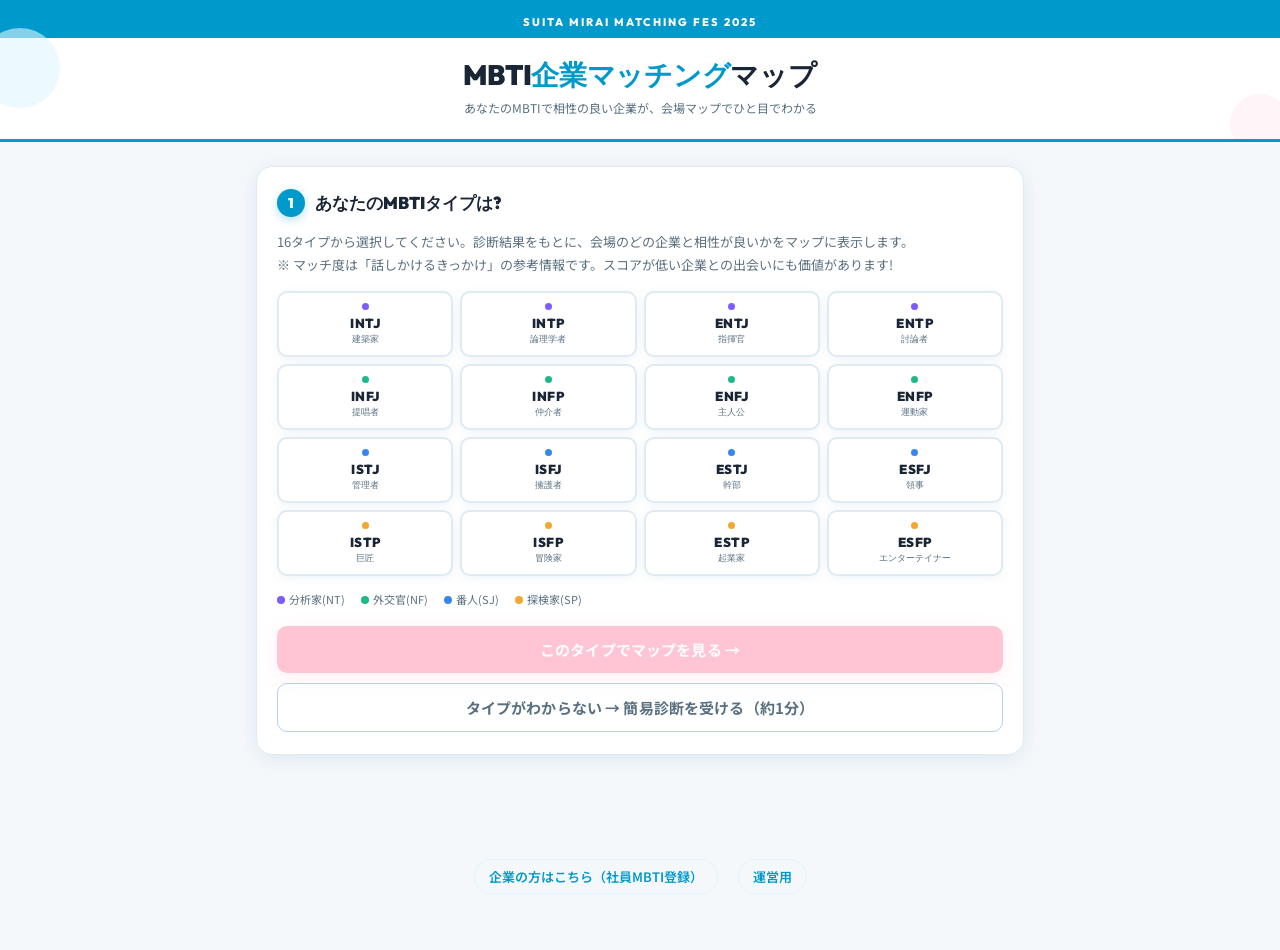
<file: index.html>
<!DOCTYPE html>
<html lang="ja">
<head>
  <meta charset="UTF-8" />
  <meta name="viewport" content="width=device-width, initial-scale=1.0" />
  <meta name="description" content="吹田みらい企業マッチングフェス — MBTIで相性の良い企業が会場マップでひと目でわかる合同説明会アプリ" />
  <meta name="theme-color" content="#1e2d6e" />
  <title>吹田みらいマッチングフェス | MBTI企業マッチングマップ</title>
  <link rel="stylesheet" href="css/style.css" />
</head>
<body>

  <!-- ============================
       HEADER
       ============================ -->
  <header class="app-header">
    <div class="header-top-bar">
      <span class="event-badge">SUITA MIRAI MATCHING FES 2025</span>
    </div>
    <div class="header-main">
      <div class="header-inner">
        <h1>MBTI<span>企業マッチング</span>マップ</h1>
        <p class="subtitle">あなたのMBTIで相性の良い企業が、会場マップでひと目でわかる</p>
      </div>
    </div>
  </header>

  <main class="container">

    <!-- ============================
         STEP 1: タイプ選択
         ============================ -->
    <section id="view-start">
      <div class="card">
        <h2><span class="step-num">1</span>あなたのMBTIタイプは?</h2>
        <p class="note" style="margin-bottom: 14px;">
          16タイプから選択してください。診断結果をもとに、会場のどの企業と相性が良いかをマップに表示します。<br />
          ※ マッチ度は「話しかけるきっかけ」の参考情報です。スコアが低い企業との出会いにも価値があります!
        </p>
        <div id="type-grid" class="type-grid"></div>
        <div class="group-legend" id="group-legend"></div>
        <button id="btn-confirm-type" class="btn btn-accent btn-block" style="margin-top: 18px;" disabled>
          このタイプでマップを見る →
        </button>
        <button id="btn-start-quiz" class="btn btn-ghost btn-block" style="margin-top: 10px;">
          タイプがわからない → 簡易診断を受ける（約1分）
        </button>
      </div>
    </section>

    <!-- ============================
         STEP 1b: 簡易診断
         ============================ -->
    <section id="view-quiz" class="hidden">
      <div class="card">
        <h2>簡易MBTI診断</h2>
        <div class="quiz-progress"><div class="bar" id="quiz-bar"></div></div>
        <p class="note" id="quiz-count" style="margin-bottom: 14px;"></p>
        <p class="quiz-q" id="quiz-question"></p>
        <button class="quiz-choice" id="quiz-choice-a"></button>
        <button class="quiz-choice" id="quiz-choice-b"></button>
        <button id="btn-quiz-back" class="btn btn-ghost btn-sm" style="margin-top: 8px;">← 最初に戻る</button>
      </div>
    </section>

    <!-- ============================
         STEP 2: マップ / ランキング
         ============================ -->
    <section id="view-result" class="hidden">

      <!-- 自分のタイプバッジ -->
      <div class="my-type-bar">
        <div>
          <div class="type-code" id="my-type-code"></div>
          <div class="type-name" id="my-type-name"></div>
        </div>
        <button id="btn-change-type" class="btn btn-ghost btn-sm">タイプを変更</button>
      </div>

      <!-- タブ切り替え -->
      <div class="view-toggle">
        <button id="tab-map" class="active">会場マップ</button>
        <button id="tab-list">マッチ度ランキング</button>
      </div>

      <!-- ---- マップパネル ---- -->
      <div id="panel-map">
        <div class="map-wrap">
          <div class="map-header">
            <div class="map-title" id="map-title">会場マップ</div>
            <div id="map-date" style="font-size:11px;color:var(--text-muted);"></div>
          </div>

          <!-- 3D perspective scene -->
          <div class="venue-3d-scene">
            <div class="venue-floor">

              <!-- STAGE -->
              <div class="venue-stage">
                <div class="venue-stage-label">&#9654; STAGE &amp; PITCH AREA</div>
                <div class="venue-stage-sub">企業ピッチ・交流イベントエリア</div>
              </div>

              <!-- Booth section A -->
              <div class="venue-row-label">A — ブース列</div>
              <!-- ブースグリッド（JSが描画） -->
              <div id="map-grid" class="map-grid"></div>

              <!-- AISLE -->
              <div class="venue-aisle">&#8592;&#8592;&#8592; 通路（AISLE） &#8594;&#8594;&#8594;</div>

              <!-- RECEPTION -->
              <div class="venue-reception">
                <div class="reception-icon">&#x1F4CB;</div>
                <div class="reception-text">
                  <div class="reception-label">RECEPTION / 受付</div>
                  <div class="reception-sub">入場登録 &middot; パンフレット配布 &middot; ネームタグ受け取り</div>
                </div>
              </div>
              <div class="reception-desks">
                <div class="reception-desk">受付 1</div>
                <div class="reception-desk">受付 2</div>
                <div class="reception-desk">受付 3</div>
              </div>

            </div><!-- /venue-floor -->
          </div><!-- /venue-3d-scene -->

          <!-- ENTRANCE (flat, outside perspective) -->
          <div class="venue-entrance-wrap">
            <div class="entrance-arrow">&#x25BC;</div>
            <div class="entrance-label">ENTRANCE &nbsp;|&nbsp; 会場入口</div>
            <div class="entrance-sub">こちらからご入場ください</div>
          </div>

          <!-- スコア凡例 -->
          <div class="score-legend" id="score-legend"></div>
        </div>
      </div>

      <!-- ---- ランキングパネル ---- -->
      <div id="panel-list" class="hidden"></div>

    </section><!-- /view-result -->

  </main><!-- /container -->

  <!-- ============================
       企業詳細モーダル
       ============================ -->
  <div id="modal-overlay" class="modal-overlay hidden">
    <div class="modal" id="modal-body"></div>
  </div>

  <div id="flash" class="flash"></div>

  <nav class="footer-nav">
    <a href="company.html">企業の方はこちら（社員MBTI登録）</a>
    <a href="admin.html">運営用</a>
  </nav>

  <script src="js/mbti.js"></script>
  <script src="js/matching.js"></script>
  <script src="js/data.js"></script>
  <script src="js/config.js"></script>
  <script src="js/app.js"></script>
</body>
</html>
</file>
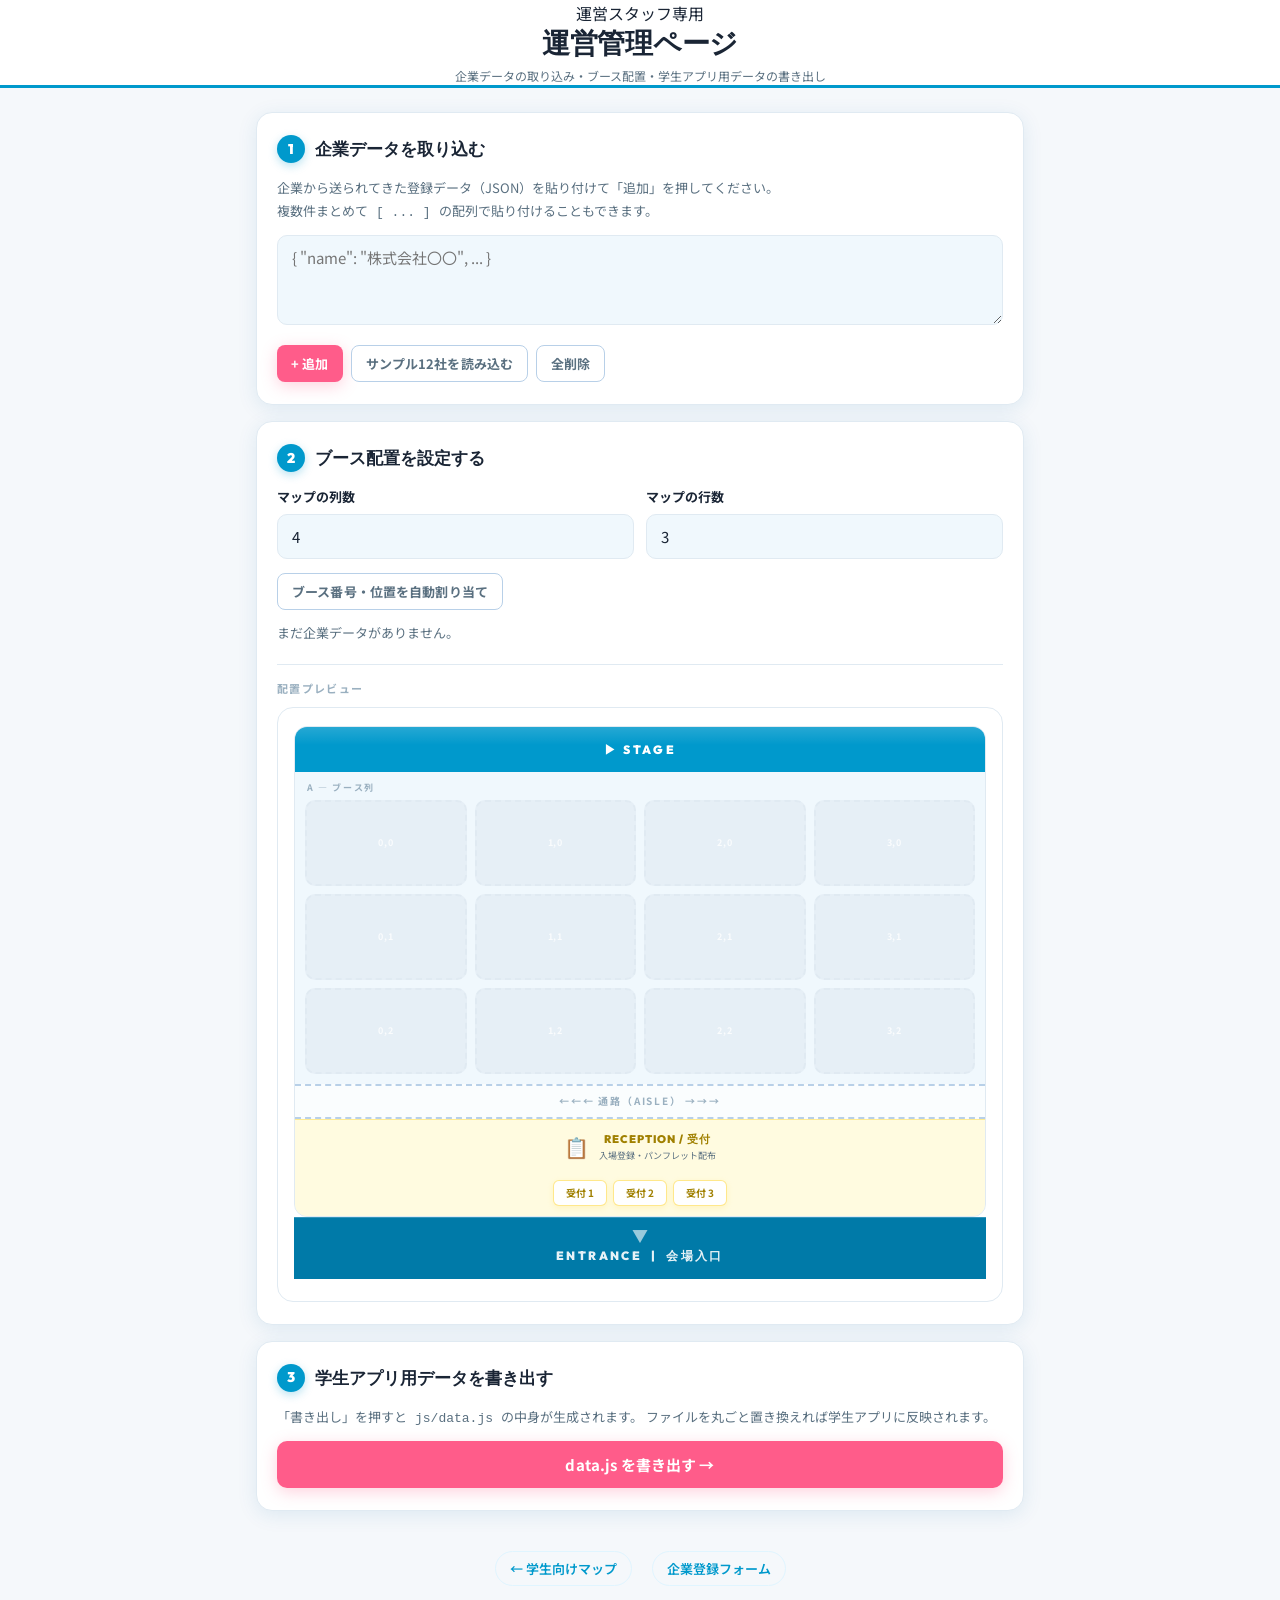
<file: admin.html>
<!DOCTYPE html>
<html lang="ja">
<head>
  <meta charset="UTF-8" />
  <meta name="viewport" content="width=device-width, initial-scale=1.0" />
  <meta name="theme-color" content="#1e2d6e" />
  <title>運営管理 | 吹田みらいマッチングフェス</title>
  <link rel="stylesheet" href="css/style.css" />
</head>
<body>

  <header class="app-header">
    <div class="header-inner">
      <span class="event-badge">運営スタッフ専用</span>
      <h1>運営管理ページ</h1>
      <p class="subtitle">企業データの取り込み・ブース配置・学生アプリ用データの書き出し</p>
    </div>
  </header>

  <main class="container">

    <!-- 1. 企業データ取り込み -->
    <div class="card">
      <h2><span class="step-num">1</span>企業データを取り込む</h2>
      <p class="note" style="margin-bottom:10px;">
        企業から送られてきた登録データ（JSON）を貼り付けて「追加」を押してください。<br />
        複数件まとめて <code style="background:rgba(255,255,255,0.08);padding:1px 5px;border-radius:4px;">[ ... ]</code> の配列で貼り付けることもできます。
      </p>
      <div class="form-group">
        <textarea id="import-area" class="output-area" placeholder='{ "name": "株式会社〇〇", ... }'></textarea>
      </div>
      <div class="btn-row">
        <button id="btn-import" class="btn btn-accent btn-sm">+ 追加</button>
        <button id="btn-load-sample" class="btn btn-ghost btn-sm">サンプル12社を読み込む</button>
        <button id="btn-clear" class="btn btn-ghost btn-sm">全削除</button>
      </div>
    </div>

    <!-- 2. ブース配置 -->
    <div class="card">
      <h2><span class="step-num">2</span>ブース配置を設定する</h2>
      <div class="form-group" style="display:flex;gap:12px;">
        <div style="flex:1;">
          <label>マップの列数</label>
          <input type="number" id="map-cols" min="1" max="8" value="4" />
        </div>
        <div style="flex:1;">
          <label>マップの行数</label>
          <input type="number" id="map-rows" min="1" max="8" value="3" />
        </div>
      </div>
      <div class="btn-row" style="margin-bottom:12px;">
        <button id="btn-auto-assign" class="btn btn-ghost btn-sm">ブース番号・位置を自動割り当て</button>
      </div>
      <div id="company-list"></div>
      <h3>配置プレビュー</h3>
      <div class="map-wrap" style="box-shadow:none;">
        <div class="venue-3d-scene" style="margin-bottom:0;">
          <div class="venue-floor">
            <div class="venue-stage">
              <div class="venue-stage-label">&#9654; STAGE</div>
            </div>
            <div class="venue-row-label">A — ブース列</div>
            <div id="preview-grid" class="map-grid"></div>
            <div class="venue-aisle">&#8592;&#8592;&#8592; 通路（AISLE） &#8594;&#8594;&#8594;</div>
            <div class="venue-reception">
              <div class="reception-icon">&#x1F4CB;</div>
              <div class="reception-text">
                <div class="reception-label">RECEPTION / 受付</div>
                <div class="reception-sub">入場登録・パンフレット配布</div>
              </div>
            </div>
            <div class="reception-desks">
              <div class="reception-desk">受付 1</div>
              <div class="reception-desk">受付 2</div>
              <div class="reception-desk">受付 3</div>
            </div>
          </div>
        </div>
        <div class="venue-entrance-wrap">
          <div class="entrance-arrow">&#x25BC;</div>
          <div class="entrance-label">ENTRANCE &nbsp;|&nbsp; 会場入口</div>
        </div>
      </div>
    </div>

    <!-- 3. 書き出し -->
    <div class="card">
      <h2><span class="step-num">3</span>学生アプリ用データを書き出す</h2>
      <p class="note" style="margin-bottom:10px;">
        「書き出し」を押すと <code style="background:rgba(255,255,255,0.08);padding:1px 5px;border-radius:4px;">js/data.js</code> の中身が生成されます。
        ファイルを丸ごと置き換えれば学生アプリに反映されます。
      </p>
      <button id="btn-export" class="btn btn-accent btn-block">data.js を書き出す →</button>
      <div id="export-wrap" class="hidden" style="margin-top:14px;">
        <textarea id="export-area" class="output-area" readonly style="min-height:200px;"></textarea>
        <div class="btn-row">
          <button id="btn-export-copy" class="btn btn-primary btn-sm">コピー</button>
          <button id="btn-export-download" class="btn btn-ghost btn-sm">data.js をダウンロード</button>
        </div>
      </div>
    </div>

    <nav class="footer-nav">
      <a href="index.html">← 学生向けマップ</a>
      <a href="company.html">企業登録フォーム</a>
    </nav>

  </main>

  <div id="flash" class="flash"></div>

  <script src="js/mbti.js"></script>
  <script src="js/data.js"></script>
  <script src="js/admin.js"></script>
</body>
</html>
</file>
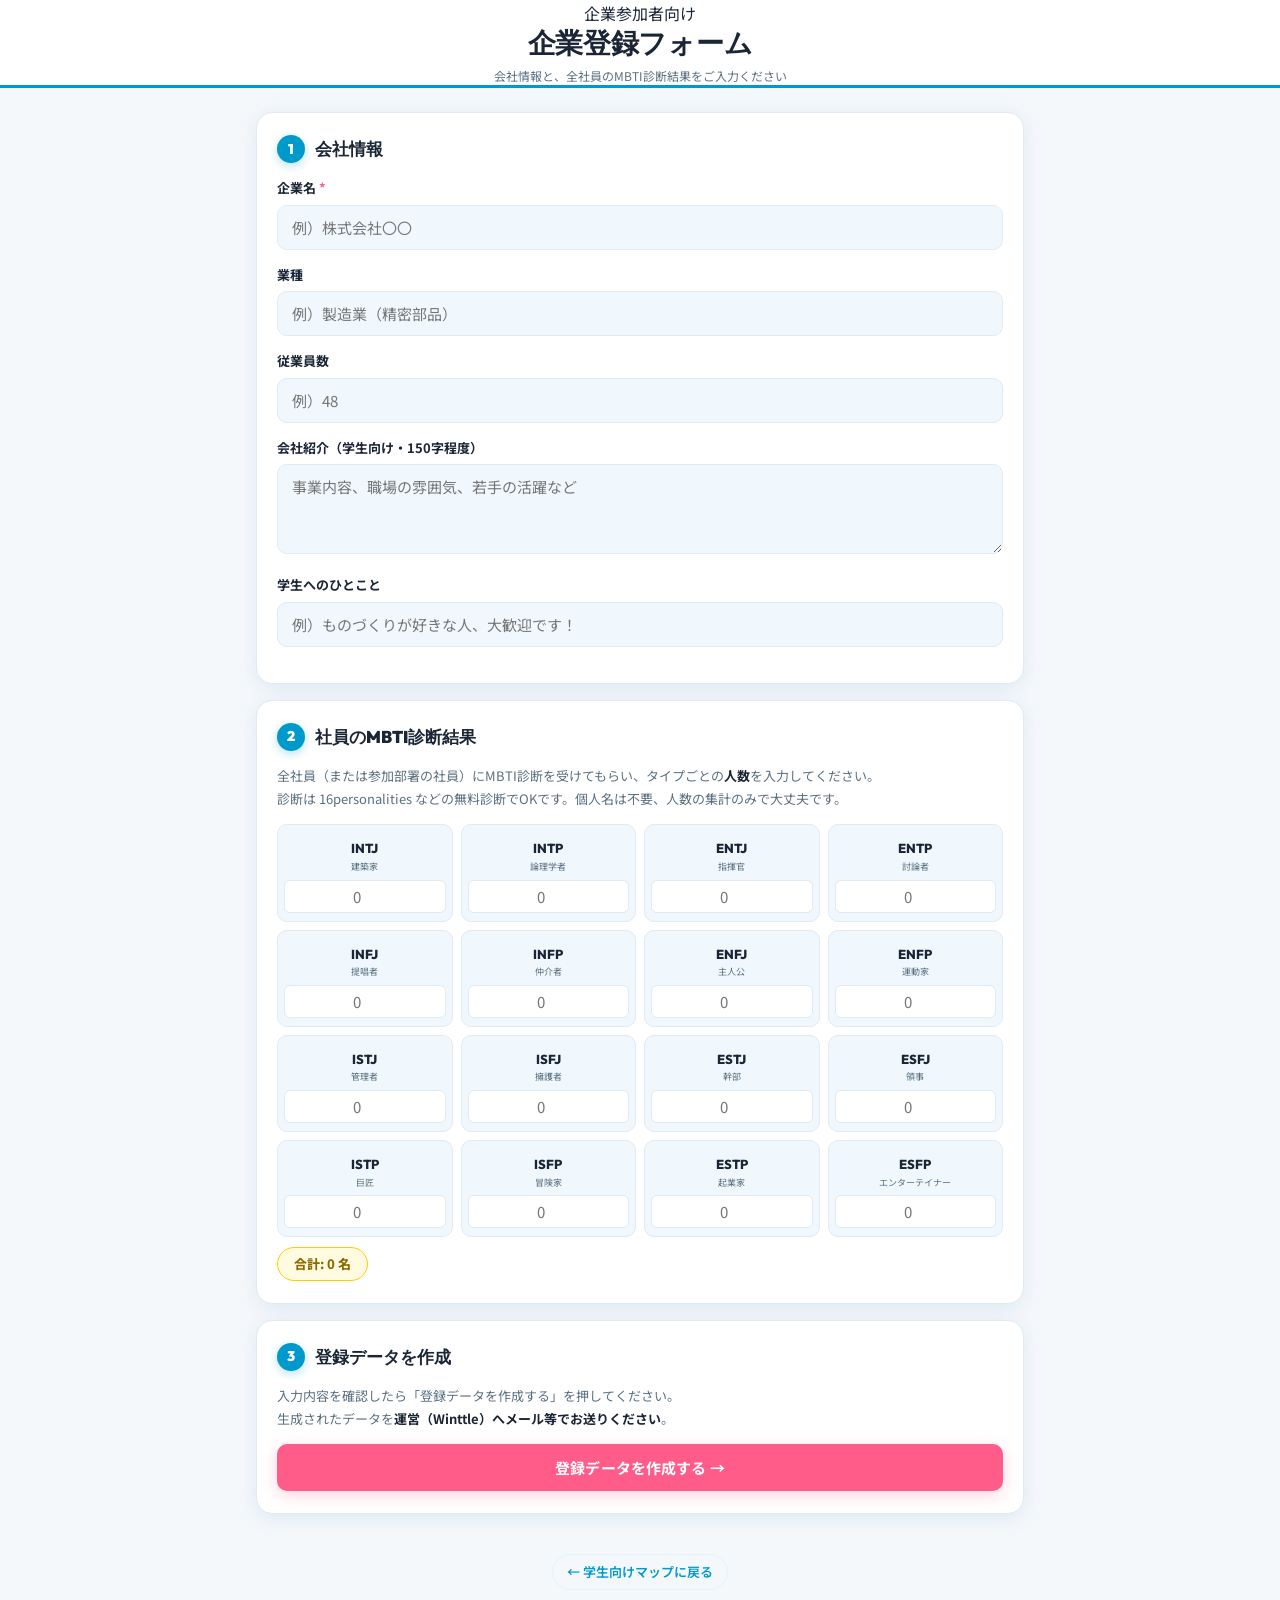
<file: company.html>
<!DOCTYPE html>
<html lang="ja">
<head>
  <meta charset="UTF-8" />
  <meta name="viewport" content="width=device-width, initial-scale=1.0" />
  <meta name="theme-color" content="#1e2d6e" />
  <title>企業登録 | 吹田みらいマッチングフェス</title>
  <link rel="stylesheet" href="css/style.css" />
</head>
<body>

  <header class="app-header">
    <div class="header-inner">
      <span class="event-badge">企業参加者向け</span>
      <h1>企業登録フォーム</h1>
      <p class="subtitle">会社情報と、全社員のMBTI診断結果をご入力ください</p>
    </div>
  </header>

  <main class="container">

    <!-- 1. 会社情報 -->
    <div class="card">
      <h2><span class="step-num">1</span>会社情報</h2>
      <div class="form-group">
        <label>企業名 <span style="color:var(--accent)">*</span></label>
        <input type="text" id="f-name" placeholder="例）株式会社〇〇" />
      </div>
      <div class="form-group">
        <label>業種</label>
        <input type="text" id="f-industry" placeholder="例）製造業（精密部品）" />
      </div>
      <div class="form-group">
        <label>従業員数</label>
        <input type="number" id="f-employees" min="1" placeholder="例）48" />
      </div>
      <div class="form-group">
        <label>会社紹介（学生向け・150字程度）</label>
        <textarea id="f-description" placeholder="事業内容、職場の雰囲気、若手の活躍など"></textarea>
      </div>
      <div class="form-group">
        <label>学生へのひとこと</label>
        <input type="text" id="f-pr" placeholder="例）ものづくりが好きな人、大歓迎です！" />
      </div>
    </div>

    <!-- 2. MBTI診断結果 -->
    <div class="card">
      <h2><span class="step-num">2</span>社員のMBTI診断結果</h2>
      <p class="note" style="margin-bottom:14px;">
        全社員（または参加部署の社員）にMBTI診断を受けてもらい、タイプごとの<strong style="color:var(--text)">人数</strong>を入力してください。<br />
        診断は <span style="color:var(--amber)">16personalities</span> などの無料診断でOKです。個人名は不要、人数の集計のみで大丈夫です。
      </p>
      <div id="mbti-grid" class="mbti-count-grid"></div>
      <div class="total-badge">合計: <span id="total-count">0</span> 名</div>
    </div>

    <!-- 3. 登録 -->
    <div class="card">
      <h2><span class="step-num">3</span>登録データを作成</h2>
      <p class="note" style="margin-bottom:14px;">
        入力内容を確認したら「登録データを作成する」を押してください。<br />
        生成されたデータを<strong style="color:var(--text)">運営（Winttle）へメール等でお送りください</strong>。
      </p>
      <button id="btn-generate" class="btn btn-accent btn-block">登録データを作成する →</button>
      <div id="output-wrap" class="hidden" style="margin-top:16px;">
        <p class="note" style="margin-bottom:8px;">
          以下のデータをコピーして運営へお送りください。
        </p>
        <textarea id="output" class="output-area" readonly></textarea>
        <div class="btn-row">
          <button id="btn-copy" class="btn btn-primary btn-sm">コピー</button>
          <button id="btn-download" class="btn btn-ghost btn-sm">ファイルで保存</button>
          <button id="btn-send" class="btn btn-ghost btn-sm hidden">オンラインで送信</button>
        </div>
      </div>
    </div>

    <nav class="footer-nav">
      <a href="index.html">← 学生向けマップに戻る</a>
    </nav>

  </main>

  <div id="flash" class="flash"></div>

  <script src="js/mbti.js"></script>
  <script src="js/config.js"></script>
  <script src="js/company.js"></script>
</body>
</html>
</file>
<file: css/style.css>
/* ============================================================
   SUITA MIRAI MATCHING FES — Design System v4
   Inspired by ha-ko.co.jp: sky blue accent, white base,
   pop colours, flat-friendly, student-appealing
   ============================================================ */

@import url('https://fonts.googleapis.com/css2?family=Noto+Sans+JP:wght@400;500;700;900&family=Outfit:wght@600;800;900&display=swap');

/* ---------- Design Tokens ---------- */
:root {
  /* Core palette — ha-ko sky-blue as primary */
  --primary:       #0099cc;   /* sky blue */
  --primary-dark:  #007aa8;
  --primary-light: #e0f5ff;
  --primary-mid:   #33b5e0;

  --accent:        #ff5c8a;   /* bright pink */
  --accent-light:  #fff0f4;
  --yellow:        #ffcc00;   /* pop yellow */
  --yellow-light:  #fffbe0;
  --purple:        #a05ccc;   /* soft purple */
  --green:         #28c48e;   /* fresh green */

  /* Backgrounds */
  --bg:            #f5f8fb;
  --surface:       #ffffff;
  --surface-2:     #f0f8fd;
  --card-bg:       #ffffff;

  /* Borders */
  --border:        #e0eaf2;
  --border-strong: #b8d0e8;

  /* Text */
  --text:          #1a2535;
  --text-muted:    #5a7080;
  --text-faint:    #9ab0c0;

  /* Match tier colours — pop but readable on white */
  --score-best:  #ff5c8a;
  --score-good:  #ff8c42;
  --score-ok:    #ffcc00;
  --score-avg:   #0099cc;
  --score-low:   #b0c4d4;

  /* MBTI groups */
  --nt: #a05ccc;
  --nf: #28c48e;
  --sj: #0099cc;
  --sp: #ffcc00;

  /* Layout */
  --radius:     16px;
  --radius-sm:  10px;
  --radius-xs:  6px;
  --shadow-sm:  0 2px 10px rgba(0,100,160,0.07);
  --shadow:     0 4px 20px rgba(0,100,160,0.10);
  --shadow-lg:  0 8px 36px rgba(0,100,160,0.14);
}

/* ---------- Reset ---------- */
*, *::before, *::after {
  box-sizing: border-box;
  margin: 0;
  padding: 0;
}

html { background: var(--bg); -webkit-text-size-adjust: 100%; }

body {
  font-family: "Noto Sans JP", "Hiragino Kaku Gothic ProN", sans-serif;
  background: var(--bg);
  color: var(--text);
  line-height: 1.65;
  -webkit-font-smoothing: antialiased;
  min-height: 100vh;
}

.container {
  max-width: 800px;
  margin: 0 auto;
  padding: 24px 16px 64px;
}

/* ============ HEADER ============ */
.app-header {
  background: #fff;
  border-bottom: 3px solid var(--primary);
  padding: 0;
  text-align: center;
  position: relative;
  overflow: hidden;
}

.header-top-bar {
  background: var(--primary);
  padding: 6px 16px;
}

.header-top-bar .event-badge {
  display: inline-block;
  color: #fff;
  font-family: 'Outfit', sans-serif;
  font-size: 11px;
  font-weight: 800;
  letter-spacing: 0.18em;
  text-transform: uppercase;
}

.header-main {
  padding: 20px 16px 22px;
  position: relative;
}

/* decorative blocks (ha-ko style) */
.header-main::before {
  content: '';
  position: absolute;
  top: -10px; left: -20px;
  width: 80px; height: 80px;
  background: var(--primary-light);
  border-radius: 50%;
  opacity: 0.6;
}
.header-main::after {
  content: '';
  position: absolute;
  bottom: -15px; right: -10px;
  width: 60px; height: 60px;
  background: #fff0f4;
  border-radius: 50%;
  opacity: 0.7;
}

.header-inner { position: relative; z-index: 1; }

.app-header h1 {
  font-family: 'Outfit', sans-serif;
  font-size: clamp(20px, 5vw, 28px);
  font-weight: 900;
  letter-spacing: -0.01em;
  color: var(--text);
  line-height: 1.2;
}

.app-header h1 span {
  color: var(--primary);
}

.app-header .subtitle {
  font-size: 12px;
  color: var(--text-muted);
  margin-top: 6px;
  line-height: 1.6;
}

/* ============ CARD ============ */
.card {
  background: var(--card-bg);
  border: 1.5px solid var(--border);
  border-radius: var(--radius);
  padding: 22px 20px;
  margin-bottom: 16px;
  box-shadow: var(--shadow);
}

.card h2 {
  font-family: 'Outfit', sans-serif;
  font-size: 17px;
  font-weight: 900;
  color: var(--text);
  margin-bottom: 14px;
  display: flex;
  align-items: center;
  gap: 10px;
}

.card h2 .step-num {
  display: inline-flex;
  align-items: center;
  justify-content: center;
  width: 28px;
  height: 28px;
  border-radius: 50%;
  background: var(--primary);
  color: #fff;
  font-size: 14px;
  font-weight: 900;
  flex-shrink: 0;
  box-shadow: 0 3px 10px rgba(0,153,204,0.28);
}

.card h3 {
  font-size: 11px;
  font-weight: 700;
  color: var(--text-faint);
  letter-spacing: 0.12em;
  text-transform: uppercase;
  margin: 20px 0 10px;
  padding-top: 14px;
  border-top: 1px solid var(--border);
}

.note {
  font-size: 13px;
  color: var(--text-muted);
  line-height: 1.75;
}

.hidden { display: none !important; }

/* ============ BUTTONS ============ */
.btn {
  display: inline-block;
  border: none;
  border-radius: var(--radius-sm);
  padding: 13px 22px;
  font-size: 15px;
  font-weight: 700;
  cursor: pointer;
  transition: opacity 0.15s, transform 0.12s, box-shadow 0.15s;
  text-align: center;
  font-family: inherit;
  letter-spacing: 0.01em;
}

.btn:active { transform: scale(0.97); }
.btn:disabled { opacity: 0.35; cursor: not-allowed; }

.btn-primary {
  background: var(--primary);
  color: #fff;
  box-shadow: 0 4px 16px rgba(0,153,204,0.30);
}
.btn-primary:not(:disabled):hover {
  background: var(--primary-dark);
  box-shadow: 0 6px 22px rgba(0,153,204,0.42);
}

.btn-accent {
  background: var(--accent);
  color: #fff;
  box-shadow: 0 4px 16px rgba(255,92,138,0.28);
}
.btn-accent:not(:disabled):hover {
  box-shadow: 0 6px 24px rgba(255,92,138,0.40);
}

.btn-amber {
  background: var(--yellow);
  color: var(--text);
  font-weight: 800;
  box-shadow: 0 4px 14px rgba(255,204,0,0.28);
}

.btn-ghost {
  background: #fff;
  color: var(--text-muted);
  border: 1.5px solid var(--border-strong);
}
.btn-ghost:hover {
  background: var(--surface-2);
  color: var(--primary);
  border-color: var(--primary);
}

.btn-block { display: block; width: 100%; }
.btn-sm { padding: 8px 14px; font-size: 13px; border-radius: 8px; }

/* ============ TYPE SELECTION GRID ============ */
.type-grid {
  display: grid;
  grid-template-columns: repeat(4, 1fr);
  gap: 7px;
  margin-bottom: 14px;
}

.type-cell {
  border: 2px solid var(--border);
  border-radius: var(--radius-sm);
  background: #fff;
  padding: 10px 4px 9px;
  text-align: center;
  cursor: pointer;
  transition: border-color 0.15s, background 0.15s, transform 0.10s, box-shadow 0.15s;
  position: relative;
  box-shadow: var(--shadow-sm);
}

.type-cell:hover {
  border-color: var(--primary);
  background: var(--primary-light);
  transform: translateY(-2px);
  box-shadow: var(--shadow);
}
.type-cell:active { transform: scale(0.95); }

.type-cell .code {
  font-family: 'Outfit', sans-serif;
  font-weight: 900;
  font-size: 13px;
  letter-spacing: 0.04em;
  color: var(--text);
}

.type-cell .nick {
  font-size: 9px;
  color: var(--text-muted);
  margin-top: 2px;
  display: block;
}

.type-cell.selected {
  border-color: var(--accent);
  background: var(--accent-light);
  box-shadow: 0 0 0 3px rgba(255,92,138,0.16), var(--shadow);
}

.type-cell .group-dot {
  display: block;
  width: 7px;
  height: 7px;
  border-radius: 50%;
  margin: 0 auto 5px;
}

/* GROUP LEGEND */
.group-legend {
  display: flex;
  flex-wrap: wrap;
  gap: 8px 16px;
  margin-top: 8px;
  font-size: 11px;
  color: var(--text-muted);
}

.group-legend .dot {
  display: inline-block;
  width: 8px;
  height: 8px;
  border-radius: 50%;
  margin-right: 4px;
}

/* ============ QUIZ ============ */
.quiz-progress {
  height: 5px;
  background: var(--border);
  border-radius: 3px;
  overflow: hidden;
  margin-bottom: 16px;
}

.quiz-progress .bar {
  height: 100%;
  background: linear-gradient(90deg, var(--primary), var(--accent));
  transition: width 0.28s ease;
}

.quiz-q {
  font-size: 17px;
  font-weight: 700;
  margin-bottom: 18px;
  line-height: 1.55;
  color: var(--text);
}

.quiz-choice {
  display: block;
  width: 100%;
  background: #fff;
  border: 2px solid var(--border);
  border-radius: var(--radius-sm);
  padding: 14px 16px;
  font-size: 15px;
  font-family: inherit;
  color: var(--text);
  text-align: left;
  margin-bottom: 10px;
  cursor: pointer;
  transition: border-color 0.15s, background 0.15s, transform 0.10s;
  box-shadow: var(--shadow-sm);
}

.quiz-choice:hover {
  border-color: var(--primary);
  background: var(--primary-light);
  transform: translateX(3px);
}

/* ============ MY TYPE BAR ============ */
.my-type-bar {
  display: flex;
  align-items: center;
  justify-content: space-between;
  gap: 12px;
  background: #fff;
  border: 2px solid var(--primary-light);
  border-radius: var(--radius);
  padding: 14px 18px;
  margin-bottom: 14px;
  box-shadow: var(--shadow);
}

.my-type-bar .type-code {
  font-family: 'Outfit', sans-serif;
  font-size: 28px;
  font-weight: 900;
  color: var(--primary);
  line-height: 1;
}

.my-type-bar .type-name {
  font-size: 12px;
  color: var(--text-muted);
  margin-top: 3px;
}

.type-group-badge {
  display: inline-block;
  font-size: 10px;
  font-weight: 700;
  padding: 2px 8px;
  border-radius: 999px;
  margin-left: 6px;
  vertical-align: middle;
  opacity: 0.90;
  color: #fff;
}

/* ============ VIEW TOGGLE ============ */
.view-toggle {
  display: flex;
  background: var(--border);
  border-radius: var(--radius-sm);
  padding: 4px;
  margin-bottom: 16px;
  gap: 4px;
}

.view-toggle button {
  flex: 1;
  border: none;
  background: transparent;
  padding: 10px;
  border-radius: 8px;
  font-size: 14px;
  font-weight: 700;
  color: var(--text-muted);
  cursor: pointer;
  font-family: inherit;
  transition: background 0.15s, color 0.15s, box-shadow 0.15s;
}

.view-toggle button.active {
  background: #fff;
  color: var(--primary);
  box-shadow: var(--shadow-sm);
}

/* ============ VENUE MAP WRAPPER ============ */
.map-wrap {
  background: #fff;
  border: 1.5px solid var(--border);
  border-radius: var(--radius);
  padding: 18px 16px 22px;
  box-shadow: var(--shadow-lg);
  overflow: hidden;
}

.map-header {
  display: flex;
  align-items: center;
  justify-content: space-between;
  margin-bottom: 16px;
}

.map-title {
  font-family: 'Outfit', sans-serif;
  font-size: 15px;
  font-weight: 900;
  color: var(--primary);
  letter-spacing: 0.04em;
}

/* ============ VENUE SCENE ============ */
.venue-3d-scene {
  margin-bottom: 0;
  background: var(--surface-2);
  border-radius: 13px;
  border: 1.5px solid var(--border);
  overflow: hidden;
}

.venue-floor { /* flat layout */ }

/* ---- STAGE ---- */
.venue-stage {
  background: var(--primary);
  text-align: center;
  padding: 13px 8px 12px;
  position: relative;
  overflow: hidden;
}

/* shimmer */
.venue-stage::before {
  content: '';
  position: absolute;
  top: 0; left: 0; right: 0;
  height: 40%;
  background: linear-gradient(180deg, rgba(255,255,255,0.15) 0%, transparent 100%);
  pointer-events: none;
}

.venue-stage-label {
  font-family: 'Outfit', sans-serif;
  font-size: 12px;
  font-weight: 900;
  letter-spacing: 0.22em;
  color: #fff;
  text-transform: uppercase;
  position: relative;
  z-index: 1;
}

.venue-stage-sub {
  font-size: 10px;
  color: rgba(255,255,255,0.65);
  margin-top: 3px;
  position: relative;
  z-index: 1;
}

/* ---- BOOTH ROW LABEL ---- */
.venue-row-label {
  font-size: 9px;
  font-weight: 700;
  color: var(--text-faint);
  letter-spacing: 0.18em;
  text-transform: uppercase;
  padding: 9px 12px 4px;
}

/* booth grid inner padding */
.map-grid {
  display: grid;
  gap: 8px;
  padding: 0 10px 10px;
}

/* ---- AISLE ---- */
.venue-aisle {
  background: rgba(255,255,255,0.70);
  border-top: 2px dashed var(--border-strong);
  border-bottom: 2px dashed var(--border-strong);
  text-align: center;
  padding: 7px 4px;
  font-size: 10px;
  font-weight: 700;
  color: var(--text-faint);
  letter-spacing: 0.18em;
  text-transform: uppercase;
  margin: 0;
}

/* ---- RECEPTION ---- */
.venue-reception {
  background: var(--yellow-light);
  border-top: 1.5px solid rgba(255,204,0,0.35);
  display: flex;
  align-items: center;
  justify-content: center;
  gap: 10px;
  padding: 10px 16px;
}

.reception-icon {
  font-size: 20px;
  line-height: 1;
  flex-shrink: 0;
}

.reception-text { text-align: center; }

.reception-label {
  font-family: 'Outfit', sans-serif;
  font-size: 11px;
  font-weight: 900;
  color: #a08000;
  letter-spacing: 0.08em;
}

.reception-sub {
  font-size: 9px;
  color: var(--text-muted);
  margin-top: 1px;
}

.reception-desks {
  display: flex;
  gap: 6px;
  justify-content: center;
  padding: 6px 16px 10px;
  background: var(--yellow-light);
}

.reception-desk {
  background: #fff;
  border: 1.5px solid rgba(255,204,0,0.45);
  border-radius: 6px;
  padding: 4px 12px;
  font-size: 10px;
  font-weight: 700;
  color: #a08000;
  box-shadow: 0 2px 6px rgba(255,204,0,0.14);
}

/* ---- ENTRANCE ---- */
.venue-entrance-wrap {
  background: var(--primary-dark);
  padding: 10px 8px 13px;
  text-align: center;
  position: relative;
  overflow: hidden;
}

.venue-entrance-wrap::before {
  content: '';
  position: absolute;
  top: 0; left: 0; right: 0;
  height: 1px;
  background: rgba(255,255,255,0.20);
}

.entrance-arrow {
  font-size: 16px;
  color: rgba(255,255,255,0.60);
  line-height: 1;
  margin-bottom: 3px;
  display: block;
}

.entrance-label {
  font-family: 'Outfit', sans-serif;
  font-size: 12px;
  font-weight: 900;
  color: rgba(255,255,255,0.90);
  letter-spacing: 0.20em;
}

.entrance-sub {
  font-size: 10px;
  color: rgba(255,255,255,0.50);
  margin-top: 2px;
}

/* ============ BOOTH (3D block tile) ============ */
.booth {
  border-radius: 10px;
  padding: 10px 7px 9px;
  min-height: 86px;
  cursor: pointer;
  position: relative;
  display: flex;
  flex-direction: column;
  justify-content: center;
  align-items: center;
  text-align: center;
  transition: transform 0.14s, box-shadow 0.14s;
  overflow: visible;
  /*
    3D block effect:
    - bottom shadow = floor depth
    - right shadow = side wall
    - combined = isometric block feel
  */
  box-shadow:
    0 6px 0 rgba(0,0,0,0.20),    /* bottom face */
    4px 0 0 rgba(0,0,0,0.10),    /* right face */
    4px 6px 0 rgba(0,0,0,0.08),  /* corner */
    0 10px 22px rgba(0,0,0,0.12);
  border: none;
}

/* top-face gloss */
.booth::before {
  content: '';
  position: absolute;
  inset: 0;
  border-radius: 10px;
  background: linear-gradient(155deg,
    rgba(255,255,255,0.38) 0%,
    rgba(255,255,255,0.12) 45%,
    transparent 70%);
  pointer-events: none;
  z-index: 1;
}

/* right-side wall */
.booth::after {
  content: '';
  position: absolute;
  top: 5px;
  right: -4px;
  bottom: -6px;
  width: 4px;
  background: rgba(0,0,0,0.20);
  border-radius: 0 3px 3px 0;
  pointer-events: none;
  z-index: 0;
}

.booth:hover {
  transform: translateY(-5px) translateX(-2px);
  box-shadow:
    0 11px 0 rgba(0,0,0,0.16),
    4px 0 0 rgba(0,0,0,0.08),
    0 22px 32px rgba(0,0,0,0.16);
  outline: none;
}

.booth:active {
  transform: translateY(2px) translateX(2px);
  box-shadow:
    0 2px 0 rgba(0,0,0,0.22),
    0 6px 12px rgba(0,0,0,0.10);
}

.booth .booth-label {
  font-size: 9px;
  font-weight: 700;
  color: rgba(255,255,255,0.78);
  letter-spacing: 0.08em;
  position: relative;
  z-index: 2;
}

.booth .booth-name {
  font-size: 11px;
  font-weight: 700;
  line-height: 1.3;
  word-break: break-word;
  color: #fff;
  margin-top: 3px;
  position: relative;
  z-index: 2;
  text-shadow: 0 1px 5px rgba(0,0,0,0.28);
}

.booth .booth-score {
  font-family: 'Outfit', sans-serif;
  font-size: 17px;
  font-weight: 900;
  margin-top: 4px;
  color: #fff;
  position: relative;
  z-index: 2;
  text-shadow: 0 1px 4px rgba(0,0,0,0.22);
}

.booth .booth-badge {
  position: absolute;
  top: 5px;
  right: 5px;
  color: #fff;
  font-size: 9px;
  font-weight: 900;
  border-radius: 999px;
  padding: 2px 6px;
  z-index: 3;
  letter-spacing: 0.05em;
}

.booth.rank-1 .booth-badge { background: rgba(190,145,0,0.90); }
.booth.rank-2 .booth-badge { background: rgba(140,155,170,0.90); }
.booth.rank-3 .booth-badge { background: rgba(160,100,40,0.90); }

.booth.empty {
  background: rgba(220,230,240,0.50) !important;
  border: 2px dashed var(--border) !important;
  cursor: default;
  min-height: 86px;
  box-shadow: none;
}

.booth.empty::before,
.booth.empty::after { display: none; }

/* ============ SCORE LEGEND ============ */
.score-legend {
  display: flex;
  flex-wrap: wrap;
  gap: 6px 14px;
  margin-top: 16px;
  padding-top: 12px;
  border-top: 1.5px solid var(--border);
}

.score-legend-item {
  display: flex;
  align-items: center;
  gap: 5px;
  font-size: 11px;
  color: var(--text-muted);
}

.score-dot {
  width: 11px;
  height: 11px;
  border-radius: 3px;
  flex-shrink: 0;
}

/* ============ COMPANY LIST (Ranking) ============ */
.company-row {
  display: flex;
  align-items: center;
  gap: 14px;
  background: #fff;
  border: 1.5px solid var(--border);
  border-radius: var(--radius);
  padding: 14px 16px;
  margin-bottom: 10px;
  cursor: pointer;
  transition: border-color 0.15s, background 0.15s, transform 0.12s, box-shadow 0.15s;
  box-shadow: var(--shadow-sm);
}

.company-row:hover {
  border-color: var(--primary);
  background: var(--primary-light);
  transform: translateX(3px);
  box-shadow: var(--shadow);
}

.company-row .rank-num {
  font-family: 'Outfit', sans-serif;
  font-size: 22px;
  font-weight: 900;
  width: 36px;
  text-align: center;
  flex-shrink: 0;
  color: var(--text-faint);
}

.company-row.rank-1 .rank-num { color: #e6b800; }
.company-row.rank-2 .rank-num { color: #8fa0b0; }
.company-row.rank-3 .rank-num { color: #b06040; }

.company-row .company-info { flex: 1; min-width: 0; }

.company-row .company-name-row {
  font-size: 15px;
  font-weight: 700;
  color: var(--text);
  white-space: nowrap;
  overflow: hidden;
  text-overflow: ellipsis;
}

.company-row .company-meta {
  font-size: 11px;
  color: var(--text-muted);
  margin-top: 2px;
}

.company-row .score-pill {
  flex-shrink: 0;
  font-family: 'Outfit', sans-serif;
  font-size: 20px;
  font-weight: 900;
  padding: 4px 12px;
  border-radius: 999px;
  color: #fff;
  line-height: 1.3;
  box-shadow: 0 2px 8px rgba(0,0,0,0.12);
}

/* ============ MODAL ============ */
.modal-overlay {
  position: fixed;
  inset: 0;
  background: rgba(10, 25, 50, 0.45);
  backdrop-filter: blur(4px);
  -webkit-backdrop-filter: blur(4px);
  display: flex;
  align-items: center;
  justify-content: center;
  padding: 20px;
  z-index: 1000;
}

.modal {
  background: #fff;
  border-radius: var(--radius);
  width: 100%;
  max-width: 420px;
  max-height: 90vh;
  overflow-y: auto;
  box-shadow: 0 20px 60px rgba(0,0,0,0.22);
  position: relative;
}

.modal-score-banner {
  padding: 22px 20px 18px;
  text-align: center;
  border-radius: var(--radius) var(--radius) 0 0;
  position: relative;
  overflow: hidden;
}

.modal-score-banner::before {
  content: '';
  position: absolute;
  top: 0; left: 0; right: 0;
  height: 50%;
  background: linear-gradient(180deg, rgba(255,255,255,0.20) 0%, transparent 100%);
  pointer-events: none;
}

.modal-score-banner .score-big {
  font-family: 'Outfit', sans-serif;
  font-size: 52px;
  font-weight: 900;
  color: #fff;
  line-height: 1;
  position: relative;
  z-index: 1;
  text-shadow: 0 2px 12px rgba(0,0,0,0.18);
}

.modal-score-banner .score-label {
  font-size: 12px;
  color: rgba(255,255,255,0.80);
  margin-top: 4px;
  font-weight: 700;
  letter-spacing: 0.06em;
  position: relative;
  z-index: 1;
}

.modal-score-banner .match-tier {
  display: inline-block;
  background: rgba(255,255,255,0.22);
  border: 1px solid rgba(255,255,255,0.35);
  color: #fff;
  font-size: 11px;
  font-weight: 800;
  padding: 3px 12px;
  border-radius: 999px;
  margin-top: 8px;
  letter-spacing: 0.08em;
  position: relative;
  z-index: 1;
}

.modal-body-inner {
  padding: 20px 20px 24px;
}

.modal-company-name {
  font-family: 'Outfit', sans-serif;
  font-size: 22px;
  font-weight: 900;
  color: var(--text);
  margin-bottom: 4px;
  line-height: 1.25;
}

.modal-company-industry {
  font-size: 12px;
  color: var(--text-muted);
  margin-bottom: 16px;
}

.modal-section-label {
  font-size: 10px;
  font-weight: 800;
  letter-spacing: 0.14em;
  text-transform: uppercase;
  color: var(--text-faint);
  margin-bottom: 6px;
  margin-top: 14px;
}

.modal-mbti-chips {
  display: flex;
  flex-wrap: wrap;
  gap: 5px;
  margin-bottom: 6px;
}

.mbti-chip {
  display: inline-block;
  padding: 3px 9px;
  border-radius: 999px;
  font-family: 'Outfit', sans-serif;
  font-size: 11px;
  font-weight: 800;
  border: 1.5px solid rgba(0,0,0,0.08);
  color: #fff;
}

.modal-reason {
  font-size: 13px;
  color: var(--text-muted);
  line-height: 1.75;
  background: var(--surface-2);
  border-radius: var(--radius-sm);
  padding: 12px 14px;
  border: 1px solid var(--border);
}

.modal-btn-wrap {
  margin-top: 20px;
  display: flex;
  gap: 10px;
}

.modal-close-btn {
  padding: 12px 20px;
  font-size: 14px;
  font-weight: 700;
  border: none;
  border-radius: var(--radius-sm);
  background: var(--border);
  color: var(--text-muted);
  cursor: pointer;
  font-family: inherit;
  transition: background 0.15s;
  flex: 1;
}
.modal-close-btn:hover { background: var(--border-strong); }

/* ============ FLASH ============ */
.flash {
  position: fixed;
  bottom: 24px;
  left: 50%;
  transform: translateX(-50%) translateY(20px);
  background: var(--text);
  color: #fff;
  padding: 10px 22px;
  border-radius: 999px;
  font-size: 13px;
  font-weight: 700;
  opacity: 0;
  pointer-events: none;
  transition: opacity 0.25s, transform 0.25s;
  z-index: 2000;
  white-space: nowrap;
  box-shadow: 0 4px 20px rgba(0,0,0,0.22);
}

.flash.show {
  opacity: 1;
  transform: translateX(-50%) translateY(0);
}

/* ============ FOOTER NAV ============ */
.footer-nav {
  text-align: center;
  padding: 24px 0 56px;
  display: flex;
  justify-content: center;
  gap: 20px;
  flex-wrap: wrap;
}

.footer-nav a {
  font-size: 13px;
  color: var(--primary);
  text-decoration: none;
  font-weight: 600;
  padding: 6px 14px;
  border-radius: 999px;
  border: 1.5px solid var(--primary-light);
  transition: background 0.15s, border-color 0.15s;
}

.footer-nav a:hover {
  background: var(--primary-light);
  border-color: var(--primary);
}

/* ============ COMPANY PAGE ============ */
.step-card {
  background: #fff;
  border: 1.5px solid var(--border);
  border-radius: var(--radius);
  padding: 22px 20px;
  margin-bottom: 16px;
  box-shadow: var(--shadow);
}

.step-header {
  display: flex;
  align-items: center;
  gap: 12px;
  margin-bottom: 16px;
}

.step-badge {
  display: inline-flex;
  align-items: center;
  justify-content: center;
  width: 32px;
  height: 32px;
  border-radius: 50%;
  background: var(--primary);
  color: #fff;
  font-family: 'Outfit', sans-serif;
  font-size: 15px;
  font-weight: 900;
  flex-shrink: 0;
  box-shadow: 0 3px 10px rgba(0,153,204,0.28);
}

.step-title {
  font-family: 'Outfit', sans-serif;
  font-size: 17px;
  font-weight: 900;
  color: var(--text);
}

/* Form elements */
.form-group {
  margin-bottom: 14px;
}

.form-label {
  display: block;
  font-size: 12px;
  font-weight: 700;
  color: var(--text-muted);
  margin-bottom: 5px;
  letter-spacing: 0.04em;
}

.form-input, .form-select, .form-textarea {
  display: block;
  width: 100%;
  background: var(--surface-2);
  border: 1.5px solid var(--border);
  border-radius: var(--radius-sm);
  padding: 11px 14px;
  font-size: 15px;
  font-family: inherit;
  color: var(--text);
  transition: border-color 0.15s, box-shadow 0.15s;
  outline: none;
  appearance: none;
  -webkit-appearance: none;
}

.form-input:focus, .form-select:focus, .form-textarea:focus {
  border-color: var(--primary);
  box-shadow: 0 0 0 3px rgba(0,153,204,0.14);
}

.form-textarea { min-height: 80px; resize: vertical; }

/* MBTI chips (company registration) */
.mbti-chip-grid {
  display: grid;
  grid-template-columns: repeat(4, 1fr);
  gap: 6px;
  margin-bottom: 14px;
}

.mbti-chip-btn {
  border: 2px solid var(--border);
  border-radius: 8px;
  background: #fff;
  padding: 8px 4px;
  text-align: center;
  cursor: pointer;
  font-family: 'Outfit', sans-serif;
  font-size: 12px;
  font-weight: 800;
  color: var(--text-muted);
  transition: border-color 0.15s, background 0.15s, color 0.15s, transform 0.10s;
  box-shadow: var(--shadow-sm);
}

.mbti-chip-btn:hover {
  border-color: var(--primary);
  color: var(--primary);
  background: var(--primary-light);
  transform: translateY(-1px);
}

.mbti-chip-btn.selected {
  border-color: var(--accent);
  background: var(--accent-light);
  color: var(--accent);
}

.mbti-chip-btn .chip-count {
  display: block;
  font-size: 10px;
  font-weight: 700;
  color: var(--text-faint);
  margin-top: 2px;
  font-family: inherit;
}

/* ============ ADMIN TABLE ============ */
.admin-table {
  width: 100%;
  border-collapse: separate;
  border-spacing: 0;
  font-size: 13px;
}

.admin-table th {
  background: var(--surface-2);
  color: var(--text-muted);
  font-weight: 700;
  font-size: 11px;
  letter-spacing: 0.06em;
  padding: 8px 12px;
  text-align: left;
  border-bottom: 2px solid var(--border);
}

.admin-table td {
  padding: 10px 12px;
  border-bottom: 1px solid var(--border);
  color: var(--text);
  vertical-align: middle;
}

.admin-table tr:last-child td { border-bottom: none; }

.admin-table tr:hover td { background: var(--primary-light); }

/* ============ STAT BOX ============ */
.stat-row {
  display: flex;
  gap: 10px;
  margin-bottom: 16px;
}

.stat-box {
  flex: 1;
  background: #fff;
  border: 1.5px solid var(--border);
  border-radius: var(--radius-sm);
  padding: 14px 12px;
  text-align: center;
  box-shadow: var(--shadow-sm);
}

.stat-box .stat-value {
  font-family: 'Outfit', sans-serif;
  font-size: 28px;
  font-weight: 900;
  color: var(--primary);
  line-height: 1;
}

.stat-box .stat-label {
  font-size: 10px;
  color: var(--text-faint);
  margin-top: 4px;
  letter-spacing: 0.06em;
}

/* ============ RESPONSIVE ============ */
@media (max-width: 420px) {
  .type-grid { grid-template-columns: repeat(4, 1fr); gap: 5px; }
  .type-cell .code { font-size: 11px; }
  .type-cell .nick { display: none; }
  .booth .booth-score { font-size: 15px; }
  .booth .booth-name { font-size: 10px; }
}

@media (prefers-reduced-motion: reduce) {
  *, *::before, *::after { transition-duration: 0.01ms !important; }
}

/* ============================================================
   v4 互換スタイル — app.js / company.html / admin.html が生成する
   既存クラスを v4 デザイン言語(白ベース×スカイブルー×ポップ)で補完
   ============================================================ */

/* ---- 企業詳細モーダル(旧マークアップ) ---- */
.modal { padding: 20px 18px 28px; }

.modal .close-row {
  display: flex;
  justify-content: flex-end;
  margin-bottom: 2px;
}

.modal .close-btn {
  border: 1.5px solid var(--border);
  background: var(--surface-2);
  color: var(--text);
  border-radius: 50%;
  width: 34px;
  height: 34px;
  font-size: 15px;
  cursor: pointer;
  display: flex;
  align-items: center;
  justify-content: center;
  transition: background 0.15s;
}

.modal .close-btn:hover { background: var(--border); }

.modal .detail-head h2 {
  font-family: 'Outfit', sans-serif;
  font-size: 21px;
  font-weight: 900;
  color: var(--text);
  line-height: 1.25;
}

.modal .detail-head .industry {
  font-size: 12px;
  color: var(--text-muted);
  margin-top: 4px;
}

.match-banner {
  border-radius: var(--radius-sm);
  padding: 18px 16px;
  text-align: center;
  margin: 14px 0;
  position: relative;
  overflow: hidden;
  color: #fff;
}

.match-banner::before {
  content: '';
  position: absolute;
  top: 0; left: 0; right: 0;
  height: 50%;
  background: linear-gradient(180deg, rgba(255,255,255,0.22) 0%, transparent 100%);
  pointer-events: none;
}

.match-banner .big {
  font-family: 'Outfit', sans-serif;
  font-size: 50px;
  font-weight: 900;
  color: #fff;
  line-height: 1.05;
  position: relative;
  text-shadow: 0 2px 12px rgba(0,0,0,0.15);
}

.match-banner .label {
  font-size: 12px;
  font-weight: 700;
  color: rgba(255,255,255,0.90);
  letter-spacing: 0.04em;
  position: relative;
}

/* ---- 社員MBTI分布バー ---- */
.dist-bar-row {
  display: flex;
  align-items: center;
  gap: 8px;
  margin-bottom: 7px;
  font-size: 12px;
}

.dist-bar-row .type-code {
  width: 44px;
  font-family: 'Outfit', sans-serif;
  font-weight: 800;
  color: var(--text);
  flex-shrink: 0;
}

.dist-bar-row .bar-track {
  flex: 1;
  background: var(--surface-2);
  border: 1px solid var(--border);
  border-radius: 999px;
  height: 12px;
  overflow: hidden;
}

.dist-bar-row .bar-fill {
  height: 100%;
  border-radius: 999px;
  transition: width 0.4s ease;
}

.dist-bar-row .pct {
  min-width: 70px;
  text-align: right;
  color: var(--text-muted);
  font-size: 11px;
  white-space: nowrap;
  font-variant-numeric: tabular-nums;
  flex-shrink: 0;
}

/* ---- 話しかけるきっかけ ---- */
.tips-list { list-style: none; }

.tips-list li {
  background: var(--yellow-light);
  border-left: 3px solid var(--yellow);
  border-radius: 0 var(--radius-sm) var(--radius-sm) 0;
  padding: 10px 14px;
  font-size: 13px;
  margin-bottom: 8px;
  color: var(--text);
  line-height: 1.65;
}

/* ---- ランキングのスコア円・タグ ---- */
.company-row .score-circle {
  flex-shrink: 0;
  width: 56px;
  height: 56px;
  border-radius: 50%;
  display: flex;
  flex-direction: column;
  align-items: center;
  justify-content: center;
  font-family: 'Outfit', sans-serif;
  font-weight: 900;
  font-size: 16px;
  color: #fff;
  line-height: 1;
  box-shadow: 0 3px 10px rgba(0,100,160,0.18);
}

.company-row .score-circle small {
  font-size: 8px;
  font-weight: 700;
  margin-top: 3px;
  opacity: 0.9;
}

.score-tag {
  display: inline-block;
  font-size: 10px;
  font-weight: 800;
  padding: 2px 9px;
  border-radius: 999px;
  margin-left: 4px;
  color: #fff;
  vertical-align: 1px;
}

/* ---- フォーム(企業登録・運営) ---- */
.form-group label {
  display: block;
  font-size: 13px;
  font-weight: 700;
  color: var(--text);
  margin-bottom: 6px;
}

.form-group input[type="text"],
.form-group input[type="number"],
.form-group input[type="url"],
.form-group select,
.form-group textarea {
  width: 100%;
  background: var(--surface-2);
  border: 1.5px solid var(--border);
  border-radius: var(--radius-sm);
  padding: 11px 14px;
  font-size: 15px;
  font-family: inherit;
  color: var(--text);
  transition: border-color 0.15s, background 0.15s;
}

.form-group input:focus,
.form-group select:focus,
.form-group textarea:focus {
  outline: none;
  border-color: var(--primary);
  background: #fff;
}

.form-group textarea { min-height: 90px; resize: vertical; }

.mbti-count-grid {
  display: grid;
  grid-template-columns: repeat(4, 1fr);
  gap: 8px;
}

.mbti-count-cell {
  background: var(--surface-2);
  border: 1.5px solid var(--border);
  border-radius: var(--radius-sm);
  padding: 8px 6px;
  text-align: center;
}

.mbti-count-cell .code {
  font-family: 'Outfit', sans-serif;
  font-size: 13px;
  font-weight: 800;
  color: var(--text);
}

.mbti-count-cell .nick {
  font-size: 9px;
  color: var(--text-muted);
  display: block;
  margin-bottom: 5px;
}

.mbti-count-cell input {
  width: 100%;
  background: #fff;
  border: 1.5px solid var(--border);
  border-radius: var(--radius-xs);
  padding: 5px 2px;
  text-align: center;
  font-size: 15px;
  color: var(--text);
  font-family: inherit;
}

.total-badge {
  display: inline-block;
  background: var(--yellow-light);
  color: #8a6a00;
  font-weight: 800;
  font-size: 13px;
  border-radius: 999px;
  padding: 5px 16px;
  margin-top: 10px;
  border: 1.5px solid var(--yellow);
}

.output-area {
  width: 100%;
  min-height: 140px;
  font-family: ui-monospace, "SF Mono", Menlo, monospace;
  font-size: 12px;
  background: var(--surface-2);
  border: 1.5px solid var(--border);
  border-radius: var(--radius-sm);
  padding: 12px;
  color: var(--text);
  resize: vertical;
}

.btn-row {
  display: flex;
  gap: 8px;
  flex-wrap: wrap;
  margin-top: 10px;
}

/* ---- 運営: 企業一覧 ---- */
.admin-company-row {
  display: flex;
  align-items: center;
  justify-content: space-between;
  gap: 10px;
  background: var(--surface-2);
  border: 1.5px solid var(--border);
  border-radius: var(--radius-sm);
  padding: 10px 14px;
  margin-bottom: 8px;
}

.admin-company-row .name { font-weight: 700; font-size: 14px; color: var(--text); }
.admin-company-row .meta { font-size: 11px; color: var(--text-muted); }
.admin-company-row .controls { display: flex; align-items: center; gap: 6px; }

.admin-company-row input,
.admin-company-row select {
  background: #fff;
  border: 1.5px solid var(--border);
  color: var(--text);
  border-radius: var(--radius-xs);
  padding: 4px 6px;
  font-size: 12px;
  width: 62px;
}
</file>
